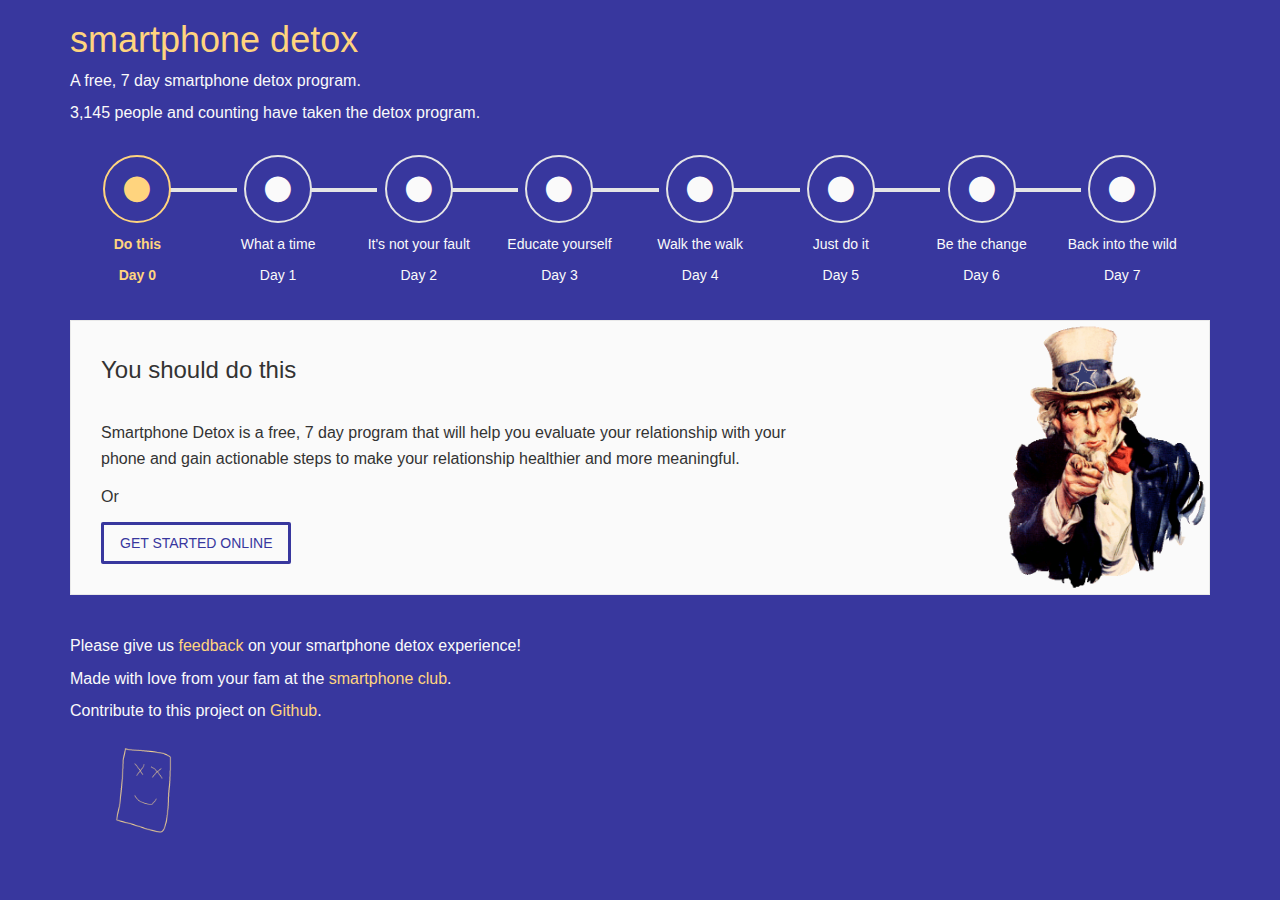
<file: app/index.html>
<!DOCTYPE html>
<html lang="en" >

<head>
  <meta charset="UTF-8">
  <title>Smartphone Detox</title>
  
  
  <link rel='stylesheet prefetch' href='https://cdnjs.cloudflare.com/ajax/libs/twitter-bootstrap/3.3.7/css/bootstrap.min.css'>
<link rel='stylesheet prefetch' href='https://maxcdn.bootstrapcdn.com/font-awesome/4.7.0/css/font-awesome.min.css'>

      <link rel="stylesheet" href="css/style.css">

  
</head>

<body>

  <div class="container">
    <div class="row">
      <div class="col-xs-12"> 
        <h1>smartphone detox</h1>
        <p class="intro-text">A free, 7 day smartphone detox program.</p>
        <p class="intro-text">3,145 people and counting have taken the detox program.</p>
      </div>
    </div>
  </div>

  <section class="design-process-section" id="process-tab">
  <div class="container">
    <div class="row">
      <div class="col-lg-12"> 
        <!-- design process steps--> 
        <!-- Nav tabs -->
        <ul class="nav nav-tabs process-model more-icon-preocess" role="tablist">
          <li role="presentation" class="active"><a href="#discover" aria-controls="discover" role="tab" data-toggle="tab"><i class="fa fa-circle" aria-hidden="true"></i>
            <p>Do this</p>
            <p>Day 0</p>
            </a></li>
          <li role="presentation"><a href="#strategy" aria-controls="strategy" role="tab" data-toggle="tab"><i class="fa fa-circle" aria-hidden="true"></i>
            <p>What a time</p>
            <p>Day 1</p>
            </a></li>
          <li role="presentation"><a href="#optimization" aria-controls="optimization" role="tab" data-toggle="tab"><i class="fa fa-circle" aria-hidden="true"></i>
            <p>It's not your fault</p>
            <p>Day 2</p>
            </a></li>
          <li role="presentation"><a href="#content" aria-controls="content" role="tab" data-toggle="tab"><i class="fa fa-circle" aria-hidden="true"></i>
            <p>Educate yourself</p>
            <p>Day 3</p>
            </a></li>
          <li role="presentation"><a href="#reporting" aria-controls="reporting" role="tab" data-toggle="tab"><i class="fa fa-circle" aria-hidden="true"></i>
            <p>Walk the walk</p>
            <p>Day 4</p>
            </a></li>
          <li role="presentation"><a href="#dif1" aria-controls="dif1" role="tab" data-toggle="tab"><i class="fa fa-circle" aria-hidden="true"></i>
            <p>Just do it</p>
            <p>Day 5</p>
            </a></li>
          <li role="presentation"><a href="#dif2" aria-controls="dif2" role="tab" data-toggle="tab"><i class="fa fa-circle" aria-hidden="true"></i>
            <p>Be the change</p>
            <p>Day 6</p>
            </a></li>
          <li role="presentation"><a href="#dif3" aria-controls="dif3" role="tab" data-toggle="tab"><i class="fa fa-circle" aria-hidden="true"></i>
            <p>Back into the wild</p>
            <p>Day 7</p>
            </a></li>
        </ul>
        <!-- end design process steps--> 
        <!-- Tab panes -->
        <div class="tab-content">
          <div role="tabpanel" class="tab-pane active" id="discover">
            <div class="design-process-content">
              <h3 class="semi-bold">You should do this</h3>
              <br>
              <img src="img/uncle-sam.gif">
             <p>Smartphone Detox is a free, 7 day program that will help you evaluate your relationship with your phone and gain actionable steps to make your relationship healthier and more meaningful. </p>
             <script type="text/javascript" src="https://static.mailerlite.com/data/webforms/825878/e0u5x9.js?v1"></script>
             <p>Or</p>
             <a href="#strategy" class="button" aria-controls="discover" role="tab" data-toggle="tab">GET STARTED ONLINE</a>
             </div>
          </div>
          <div role="tabpanel" class="tab-pane" id="strategy">
            <div class="design-process-content">
              <h3 class="semi-bold">What a time to be alive</h3>
              <p>Content coming soon.</p> 
              <iframe src="https://docs.google.com/forms/d/e/1FAIpQLSeKHj2JIE7iQV3JeSO3P-0cTKPF1mzhyLmqBdalAgt92jvViw/viewform?embedded=true" width="560" height="300" frameborder="0" marginheight="0" marginwidth="0">Loading...</iframe>
             <a href="#optimization" class="button" aria-controls="discover" role="tab" data-toggle="tab">NEXT</a>
              </div>
          </div>
          <div role="tabpanel" class="tab-pane" id="optimization">
            <div class="design-process-content">
              <h3 class="semi-bold">It's not your fault</h3>
              <p>Content coming soon.</p>
              <a href="#content" class="button" aria-controls="discover" role="tab" data-toggle="tab">NEXT</a>
               </div>
          </div>
          <div role="tabpanel" class="tab-pane" id="content">
            <div class="design-process-content">
              <h3 class="semi-bold">Educate yourself</h3>
              <p>Content coming soon.</p>   
              <a href="#reporting" class="button" aria-controls="discover" role="tab" data-toggle="tab">NEXT</a>         
              </div>
          </div>
          <div role="tabpanel" class="tab-pane" id="reporting">
            <div class="design-process-content">
              <h3>Walk the walk</h3>
              <p>Content coming soon.</p>
              <a href="#dif1" class="button" aria-controls="discover" role="tab" data-toggle="tab">NEXT</a>
          </div>
        </div>
        <div role="tabpanel" class="tab-pane" id="dif1">
            <div class="design-process-content">
              <h3>Just do it</h3>
              <p>Content coming soon.</p>
              <a href="#dif2" class="button" aria-controls="discover" role="tab" data-toggle="tab">NEXT</a>
          </div>
        </div>
        <div role="tabpanel" class="tab-pane" id="dif2">
            <div class="design-process-content">
              <h3>Be the change</h3>
              <p>Content coming soon.</p>
              <a href="#dif3" class="button" aria-controls="discover" role="tab" data-toggle="tab">NEXT</a>
          </div>
        </div>
        <div role="tabpanel" class="tab-pane" id="dif3">
            <div class="design-process-content">
              <h3>Back into the wild</h3>
              <p>Congrats you made it to the last day!</p>
              <br>
              <img src="img/medal.png">
              <p>More content coming soon.</p>
          </div>
        </div>
         <div class="row">
      <div class="col-xs-12"> 
        <br>
        <br>
        <p class="intro-text">Please give us <a href="https://goo.gl/forms/k9onhNoiK3QhZgwt1">feedback</a> on your smartphone detox experience!</p>
        <p class="intro-text">Made with love from your fam at the <a href="http://smartphoneclub.org/">smartphone club</a>.</p>
        <p class="intro-text">Contribute to this project on <a href="https://github.com/smartphoneclub/smartphonedetox">Github</a>.</p>
        <a href="http://smartphoneclub.org/"><img src="img/dancing-smiley.gif" width="150px" heigh="150px"></a>
        <br>
        <br>
      </div>
    </div>
      </div>
    </div>
  </div>
</section>

<script src='https://cdnjs.cloudflare.com/ajax/libs/jquery/3.2.1/jquery.min.js'></script>
<script src='https://cdnjs.cloudflare.com/ajax/libs/twitter-bootstrap/3.3.7/js/bootstrap.min.js'></script>
<script  src="js/index.js"></script>

</body>

</html>
</file>
<file: app/css/style.css>
body{
    background-color: #38379E;
    font-family: "HelveticaNeue", "Helvetica Neue", "Helvetica Neue", Helvetica, Arial, "Lucida Grande", sans-serif; 
}
h1{
    color: #FFD47E;
}
p{
    font-size: 16px;
}
a{
    color: #FFD47E;
}
a:hover{
    color: #F4B433;
}
.intro-text{
    color: #fafafa;
}
.button {
  border-radius: 2px;
  background:rgba(0,0,0,0);
  border: 3px solid #38379E;
  padding: 8px 16px;
  color: #38379E;
  display: inline-block;
  margin-top:0px;
}

.button:hover, .button:focus {
    background: #38379E;
    color: #fafafa;
}

.design-process-section .text-align-center {
    line-height: 25px;
    margin-bottom: 12px;
}
.design-process-content {
    border: 1px solid #e9e9e9;
    position: relative;
    padding: 16px 34% 30px 30px;
    background-color: #fafafa;
}
.design-process-content img {
    position: absolute;
    top: 0;
    right: 0;
    bottom: 0;
    z-index: 0;
    max-height: 100%;
}
.design-process-content h3 {
    margin-bottom: 16px;
}
.design-process-content p {
    line-height: 26px;
    margin-bottom: 12px;
}
.process-model {
    list-style: none;
    padding: 0;
    position: relative;
    max-width: 1200px;
    margin: 20px auto 26px;
    border: none;
    z-index: 0;
}
.process-model li::after {
    background: #e5e5e5 none repeat scroll 0 0;
    bottom: 0;
    content: "";
    display: block;
    height: 4px;
    margin: 0 auto;
    position: absolute;
    right: -30px;
    top: 33px;
    width: 85%;
    z-index: -1;
}
.process-model li.visited::after {
    background: #FFD47E;
}
.process-model li:last-child::after {
    width: 0;
}
.process-model li {
    display: inline-block;
    width: 12%;
    text-align: center;
    float: none;
}
.nav-tabs.process-model > li.active > a, .nav-tabs.process-model > li.active > a:hover, .nav-tabs.process-model > li.active > a:focus, .process-model li a:hover, .process-model li a:focus {
    border: none;
    background: transparent;

}
.process-model li a {
    padding: 0;
    border: none;
    color: #fafafa;
}
.process-model li.active,
.process-model li.visited {
    color: #FFD47E;
}
.process-model li.active a,
.process-model li.active a:hover,
.process-model li.active a:focus,
.process-model li.visited a,
.process-model li.visited a:hover,
.process-model li.visited a:focus {
    color: #FFD47E;
}
.process-model li.active p,
.process-model li.visited p {
    font-weight: 600;
}
.process-model li i {
    display: block;
    height: 68px;
    width: 68px;
    text-align: center;
    margin: 0 auto;
    background: #38379E;
    border: 2px solid #e5e5e5;
    line-height: 65px;
    font-size: 30px;
    border-radius: 50%;
}
.process-model li.active i, .process-model li.visited i  {
    background: #38379E;
    border-color: #FFD47E;
}
.process-model li p {
    font-size: 14px;
    margin-top: 11px;
}
.process-model.contact-us-tab li.visited a, .process-model.contact-us-tab li.visited p {
    color: #606060!important;
    font-weight: normal
}
.process-model.contact-us-tab li::after  {
    display: none; 
}
.process-model.contact-us-tab li.visited i {
    border-color: #e5e5e5; 
}



@media screen and (max-width: 560px) {
  .more-icon-preocess.process-model li span {
        font-size: 23px;
        height: 50px;
        line-height: 46px;
        width: 50px;
    }
    .more-icon-preocess.process-model li::after {
        top: 24px;
    }
}
@media screen and (max-width: 380px) { 
    .process-model.more-icon-preocess li {
        width: 16%;
    }
    .more-icon-preocess.process-model li span {
        font-size: 16px;
        height: 35px;
        line-height: 32px;
        width: 35px;
    }
    .more-icon-preocess.process-model li p {
        font-size: 8px;
    }
    .more-icon-preocess.process-model li::after {
        top: 18px;
    }
    .process-model.more-icon-preocess {
        text-align: center;
    }
}
</file>
